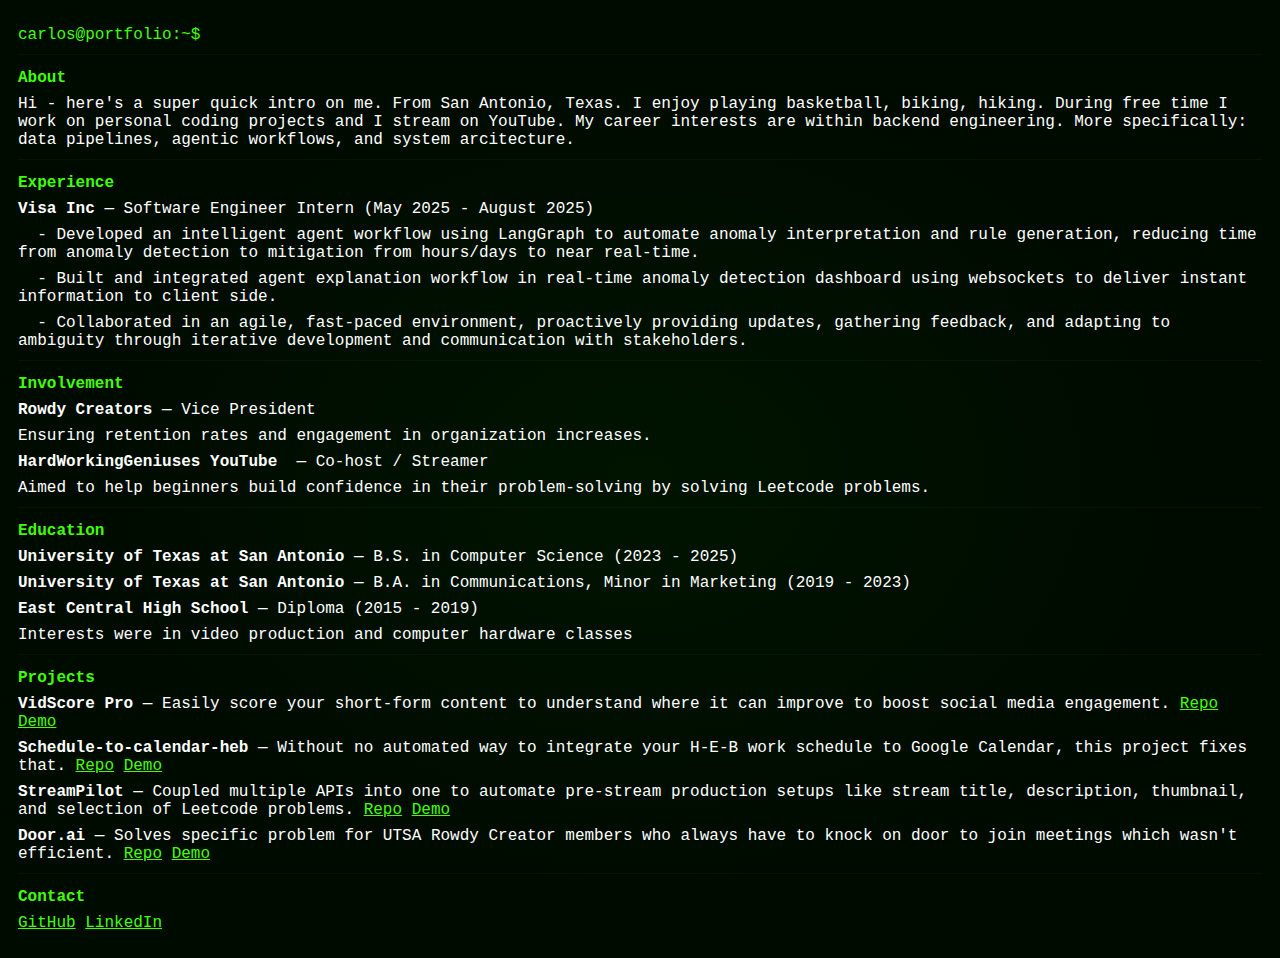
<file: index.html>
<!-- <!doctype html>
<html lang="en" translate="no" class="notranslate">
<head>
  <meta charset="utf-8" />
  <meta name="google" content="notranslate" />
  <meta http-equiv="Content-Language" content="en" />
  <meta name="viewport" content="width=device-width,initial-scale=1" />
  <title>Terminal Portfolio</title>
  <link rel="stylesheet" href="styles.css" />
</head>
<body>
  <script>
    (function(){
      try {
        var ua = navigator.userAgent || '';
        var isMobileUA = /Mobi|Android|iPhone|iPad|iPod|Mobile/i.test(ua);
        var narrow = window.matchMedia && window.matchMedia('(max-width:700px)').matches;
        // allow ?view=desktop to bypass redirect
        var params = new URLSearchParams(window.location.search);
        if(!params.has('view') || params.get('view') !== 'desktop'){
          if(isMobileUA || narrow){
            // Redirect to simplified mobile view (non-terminal)
            window.location.replace('mobile.html');
          }
        }
      } catch(e) { /* ignore */ }
    })();
  </script>
  <main id="terminal" class="terminal" tabindex="0" aria-label="Terminal Portfolio">
    <div id="output" class="output" aria-live="polite"></div>

    Prompt line: contenteditable span used for input so we can style cursor precisely
    <div id="prompt" class="prompt-line">
      <span class="prompt">carlos@portfolio:~$</span>
      <span id="cmd" class="cmd" contenteditable="true" spellcheck="false" role="textbox" aria-label="Command input"></span>
      <span id="cursor" class="cursor">▉</span>
    </div>

    <div id="screen-overlay" class="screen-overlay" aria-hidden="true"></div>
  </main>

  <script src="data.js"></script>
  <script src="script.js"></script>
</body>
</html> -->

<!doctype html>
<html lang="en" translate="no" class="notranslate">
<head>
  <meta charset="utf-8" />
  <meta name="google" content="notranslate" />
  <meta http-equiv="Content-Language" content="en" />
  <meta name="viewport" content="width=device-width,initial-scale=1" />
  <title>Carlos — Portfolio (mobile)</title>
  <link rel="stylesheet" href="mobile.css" />
</head>
<body>
  <main class="mobile" role="main">
    <div class="terminal-like">
      <div class="line title">carlos@portfolio:~$</div>

      <div class="section">
        <div class="line section-title">About</div>
        <div id="mobile-about" class="line"></div>
      </div>

      <div class="section">
        <div class="line section-title">Experience</div>
        <div id="mobile-experience"></div>
      </div>

      <div class="section">
        <div class="line section-title">Involvement</div>
        <div id="mobile-involvement"></div>
      </div>

      <div class="section">
        <div class="line section-title">Education</div>
        <div id="mobile-education"></div>
      </div>

      <div class="section">
        <div class="line section-title">Projects</div>
        <div id="mobile-project-list"></div>
      </div>

      <div class="section">
        <div class="line section-title">Contact</div>
        <div id="mobile-contact" class="line"></div>
      </div>

      <!-- <div class="line muted small">Tip: tap links to open. Want the interactive terminal? <a class="terminal-link" href="/?view=desktop">Open desktop view</a></div> -->
    </div>
  </main>

  <script src="data.js"></script>
  <script>
    // render helpers using shared globals from data.js
    function mkLine(text){ const d = document.createElement('div'); d.className = 'line'; d.innerHTML = text; return d; }

    const projRoot = document.getElementById('mobile-project-list');
    (window.PROJECTS || []).forEach(p=>{
      projRoot.appendChild(mkLine(`<strong>${p.title}</strong> — ${p.description} <a class=\"terminal-link\" href=\"${p.repo}\" target=\"_blank\">Repo</a> <a class=\"terminal-link\" href=\"${p.demo || '#'}\" target=\"_blank\">Demo</a>`));
    });

    // About & Contact from shared data
    const aboutRoot = document.getElementById('mobile-about');
    if(aboutRoot){
      const a = window.ABOUT || {};
      // const skills = (a.skills || []).join(', ');
      // const loc = a.location ? ` — ${a.location}` : '';
      aboutRoot.innerHTML = `${a.summary || ''}`;
    }

    const contactRoot = document.getElementById('mobile-contact');
    if(contactRoot){
      const c = window.CONTACT || {};
      let html = '';
      // if(c.email) html += `Email: <a class=\"terminal-link\" href=\"mailto:${c.email}\">${c.email}</a><br>`;
      // if(c.repo) html += `Repo: <a class=\"terminal-link\" href=\"${c.repo}\" target=\"_blank\">${c.repo}</a><br>`;
      (c.links || []).forEach(l=>{ html += `<a class=\"terminal-link\" href=\"${l.url}\" target=\"_blank\">${l.label}</a> ` });
      contactRoot.innerHTML = html || '—';
    }

    const expRoot = document.getElementById('mobile-experience');
    (window.EXPERIENCES || []).forEach(e=>{
      expRoot.appendChild(mkLine(`<strong>${e.company}</strong> — ${e.title} (${e.period})`));
      (e.bullets||[]).forEach(b=>expRoot.appendChild(mkLine(`&nbsp;&nbsp;- ${b}`)));
    });

    const invRoot = document.getElementById('mobile-involvement');
    (window.INVOLVEMENT || []).forEach(i=>{
      invRoot.appendChild(mkLine(`<strong>${i.org}</strong> — ${i.role}`));
      invRoot.appendChild(mkLine(`${i.details}`));
    });

    const eduRoot = document.getElementById('mobile-education');
    (window.EDUCATION || []).forEach(ed=>{
      eduRoot.appendChild(mkLine(`<strong>${ed.school}</strong> — ${ed.degree} (${ed.period})`)); // fix degree issue: don't include degree if blank in data.js
      if(ed.notes) eduRoot.appendChild(mkLine(`${ed.notes}`));
    });
  </script>
</body>
</html>
</file>
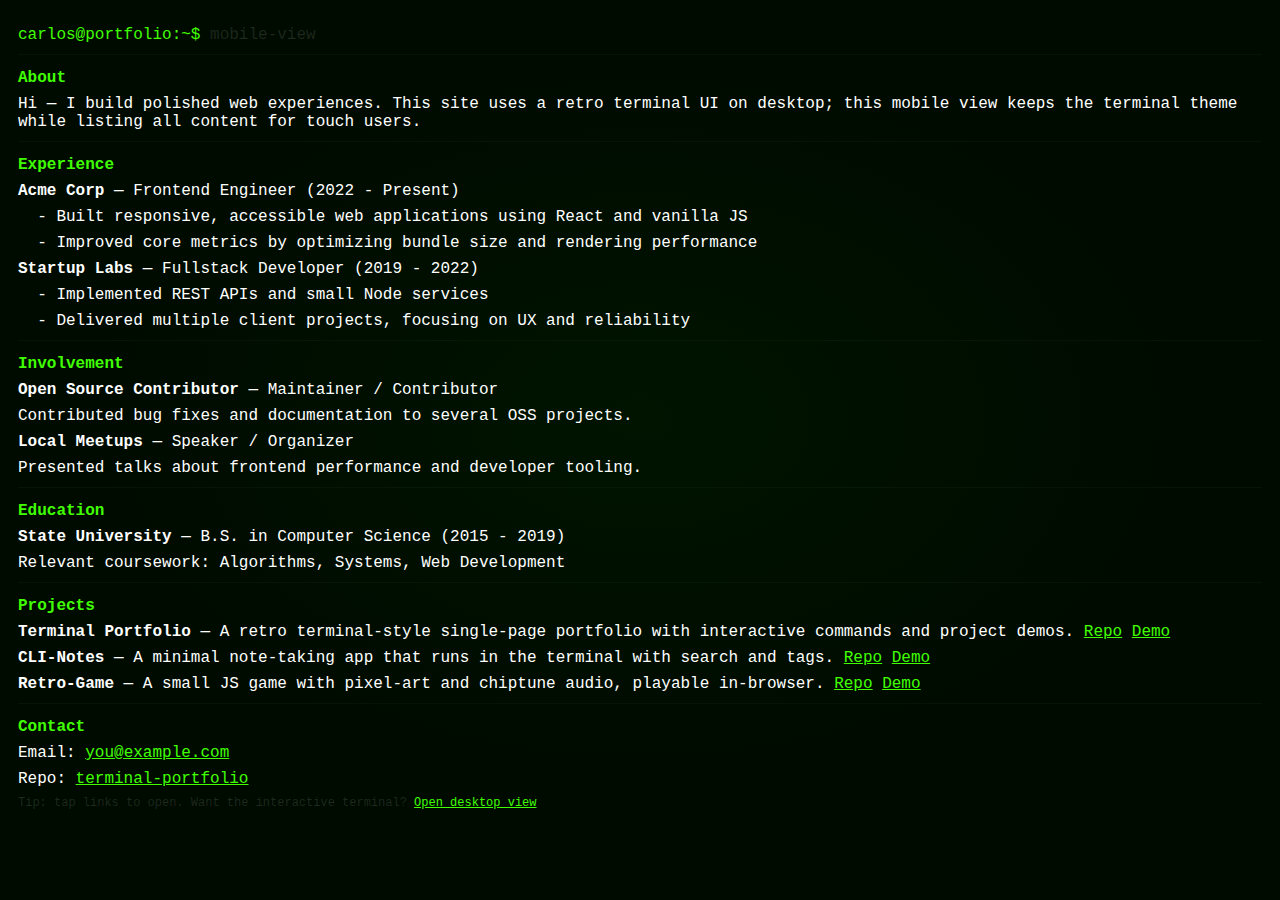
<file: mobile.html>
<!doctype html>
<html lang="en" translate="no" class="notranslate">
<head>
  <meta charset="utf-8" />
  <meta name="google" content="notranslate" />
  <meta http-equiv="Content-Language" content="en" />
  <meta name="viewport" content="width=device-width,initial-scale=1" />
  <title>Carlos — Portfolio (mobile)</title>
  <link rel="stylesheet" href="mobile.css" />
</head>
<body>
  <main class="mobile" role="main">
    <div class="terminal-like">
      <div class="line title">carlos@portfolio:~$ <span class="muted">mobile-view</span></div>

      <div class="section">
        <div class="line section-title">About</div>
        <div class="line">Hi — I build polished web experiences. This site uses a retro terminal UI on desktop; this mobile view keeps the terminal theme while listing all content for touch users.</div>
      </div>

      <div class="section">
        <div class="line section-title">Experience</div>
        <div id="mobile-experience"></div>
      </div>

      <div class="section">
        <div class="line section-title">Involvement</div>
        <div id="mobile-involvement"></div>
      </div>

      <div class="section">
        <div class="line section-title">Education</div>
        <div id="mobile-education"></div>
      </div>

      <div class="section">
        <div class="line section-title">Projects</div>
        <div id="mobile-project-list"></div>
      </div>

      <div class="section">
        <div class="line section-title">Contact</div>
        <div class="line">Email: <a class="terminal-link" href="mailto:you@example.com">you@example.com</a></div>
        <div class="line">Repo: <a class="terminal-link" href="https://github.com/carloslopezjr/terminal-portfolio" target="_blank" rel="noopener">terminal-portfolio</a></div>
      </div>

      <div class="line muted small">Tip: tap links to open. Want the interactive terminal? <a class="terminal-link" href="/?view=desktop">Open desktop view</a></div>
    </div>
  </main>

  <script>
    // Mirror the small data arrays from script.js — keep in-sync manually or extract to shared data file
    const PROJECTS = [
      {id:'project1', title:'Terminal Portfolio', description:'A retro terminal-style single-page portfolio with interactive commands and project demos.', repo:'https://github.com/yourname/terminal-portfolio', demo:'#'},
      {id:'project2', title:'CLI-Notes', description:'A minimal note-taking app that runs in the terminal with search and tags.', repo:'https://github.com/yourname/cli-notes', demo:'#'},
      {id:'project3', title:'Retro-Game', description:'A small JS game with pixel-art and chiptune audio, playable in-browser.', repo:'https://github.com/yourname/retro-game', demo:'#'}
    ];

    const EXPERIENCES = [
      {company:'Acme Corp', title:'Frontend Engineer', period:'2022 - Present', bullets:['Built responsive, accessible web applications using React and vanilla JS','Improved core metrics by optimizing bundle size and rendering performance']},
      {company:'Startup Labs', title:'Fullstack Developer', period:'2019 - 2022', bullets:['Implemented REST APIs and small Node services','Delivered multiple client projects, focusing on UX and reliability']}
    ];

    const INVOLVEMENT = [
      {org:'Open Source Contributor', role:'Maintainer / Contributor', details:'Contributed bug fixes and documentation to several OSS projects.'},
      {org:'Local Meetups', role:'Speaker / Organizer', details:'Presented talks about frontend performance and developer tooling.'}
    ];

    const EDUCATION = [
      {school:'State University', degree:'B.S. in Computer Science', period:'2015 - 2019', notes:'Relevant coursework: Algorithms, Systems, Web Development'}
    ];

    // render helpers
    function mkLine(text, cls){
      const d = document.createElement('div'); d.className = 'line'; d.innerHTML = text; return d;
    }

    const projRoot = document.getElementById('mobile-project-list');
    PROJECTS.forEach(p=>{
      projRoot.appendChild(mkLine(`<strong>${p.title}</strong> — ${p.description} <a class=\"terminal-link\" href=\"${p.repo}\" target=\"_blank\">Repo</a> <a class=\"terminal-link\" href=\"${p.demo}\" target=\"_blank\">Demo</a>`));
    });

    const expRoot = document.getElementById('mobile-experience');
    EXPERIENCES.forEach(e=>{
      expRoot.appendChild(mkLine(`<strong>${e.company}</strong> — ${e.title} (${e.period})`));
      e.bullets.forEach(b=>expRoot.appendChild(mkLine(`&nbsp;&nbsp;- ${b}`)));
    });

    const invRoot = document.getElementById('mobile-involvement');
    INVOLVEMENT.forEach(i=>{
      invRoot.appendChild(mkLine(`<strong>${i.org}</strong> — ${i.role}`));
      invRoot.appendChild(mkLine(`${i.details}`));
    });

    const eduRoot = document.getElementById('mobile-education');
    EDUCATION.forEach(ed=>{
      eduRoot.appendChild(mkLine(`<strong>${ed.school}</strong> — ${ed.degree} (${ed.period})`));
      if(ed.notes) eduRoot.appendChild(mkLine(`${ed.notes}`));
    });
  </script>
</body>
</html>
</file>
<file: styles.css>
/* Terminal Portfolio Styles */
:root{
  --bg-color: #000b00;
  --text-color: #ff5833;
  /* softer, more readable regular text that harmonizes with the red accent */
  --text-regular: #ffbfa9;
  --accent-color: #ff5833;
  /* noticeable link color (contrasts with the dark background and the red accent) */
  --link-color: #00d1ff;
  --muted-color: #0d0d0d;
}

*{box-sizing:border-box}
html,body,#terminal{height:100%;}
body{
  margin:0;
  background: radial-gradient(ellipse at center, #001400 0%, var(--bg-color) 60%);
  font-family: SFMono-Regular, Menlo, Monaco, 'Courier New', monospace;
  -webkit-font-smoothing:antialiased;
  -moz-osx-font-smoothing:grayscale;
  /* default to the softer regular text color for non-bold content */
  color: var(--text-regular);
}

.terminal{
  height:100vh;
  width:100vw;
  color:var(--text-regular);
  padding:24px 28px;
  overflow:auto;
  background-color:var(--bg-color);
  position:relative;
}

.output{white-space:pre-wrap; line-height:1.45;}

.prompt-line{
  display:flex;
  align-items:center;
  /* reduce gap so the visual cursor sits closer to the prompt */
  gap:4px;
  margin-top:8px;
}

.prompt{
  color:var(--accent-color);
  margin-right:6px;
}

.cmd{
  outline:none;
  border:none;
  background:transparent;
  color:var(--text-regular);
  caret-color:transparent; /* hide native caret */
  white-space:pre;
  /* allow the input to collapse to zero width when empty so the visual cursor sits right after the prompt */
  min-width:0;
}

.cursor{
  color:var(--accent-color);
  /* remove extra left margin so the block cursor aligns tightly with the text */
  margin-left:0;
  /* blink on/off every 1s */
  opacity:1;
  animation: blink 1s steps(1,start) infinite;
}

@keyframes blink{
  0%,49%{ opacity:1; }
  50%,100%{ opacity:0; }
}

/* text glow */
.output, .prompt, .cmd, .cursor{
  /* use the accent color for glow so links and text match the red theme */
  text-shadow: 0 0 6px rgba(255,88,51,0.14), 0 0 12px rgba(255,88,51,0.05);
}

/* small prompt font tweak */
.prompt, .cmd{font-size:16px}

.line{margin:4px 0}
.line.system{color: var(--accent-color);} 
.line.command{color:var(--text-regular);} 
.line.link{color: var(--link-color); text-decoration:underline}

/* subtle CRT / scanline overlay */
.screen-overlay::before{
  content: "";
  position:fixed;
  top:0;left:0;right:0;bottom:0;
  pointer-events:none;
  background-image: repeating-linear-gradient(
    to bottom,
    rgba(0,0,0,0) 0px,
    rgba(0,0,0,0.035) 1px
  );
  mix-blend-mode: overlay;
  opacity:0.45;
}

/* Control button styling */
.top-controls{ position: absolute; top: 12px; right: 18px; }
.control-btn{ background: rgba(255,255,255,0.02); border: 1px solid rgba(255,88,51,0.09); color: var(--text-regular); padding:6px 10px; border-radius:6px; cursor:pointer; font-family:inherit }
.control-btn[aria-pressed="true"]{ background: rgba(255,88,51,0.06); border-color: rgba(255,88,51,0.2); }

/* make links look terminal-y and match accent color */
a.terminal-link{ color: var(--link-color); text-decoration:underline; }

/* responsive: ensure content fits */
@media (max-width:520px){
  .prompt, .cmd{font-size:14px}
}
</file>
<file: mobile.css>
/* Mobile terminal-themed styles
	 Matches variables and general look-and-feel from styles.css but optimized for phones.
*/
:root{
	--bg-color: #000b00;
	--text-color: #40ff00;
	/* softer regular text for readability on phones */
	--text-regular: #ffffff;
	--accent-color: #40ff00;
	/* link color that stands out against the dark background */
	--link-color: #40ff00;
	--muted-color: #0d0d0d;
}

*{box-sizing:border-box}
body{margin:0;background:radial-gradient(ellipse at center, #001400 0%, var(--bg-color) 60%);font-family:SFMono-Regular, Menlo, Monaco, 'Courier New', monospace;color:var(--text-regular);-webkit-font-smoothing:antialiased;-moz-osx-font-smoothing:grayscale}

.terminal-like{padding:18px}
.line{margin:8px 0;white-space:pre-wrap}
.title{color:var(--accent-color);font-size:16px}
.muted{color:rgba(255,255,255,0.12)}
.section{margin-top:10px;padding-top:6px;border-top:1px solid rgba(255,255,255,0.03)}

.section-title{color:var(--accent-color);font-weight:600}
.small{font-size:12px}
.terminal-link{color:var(--link-color);text-decoration:underline}

/* make text legible on small screens */
@media (max-width:520px){
	.line{font-size:15px}
	.title{font-size:15px}
}
</file>
